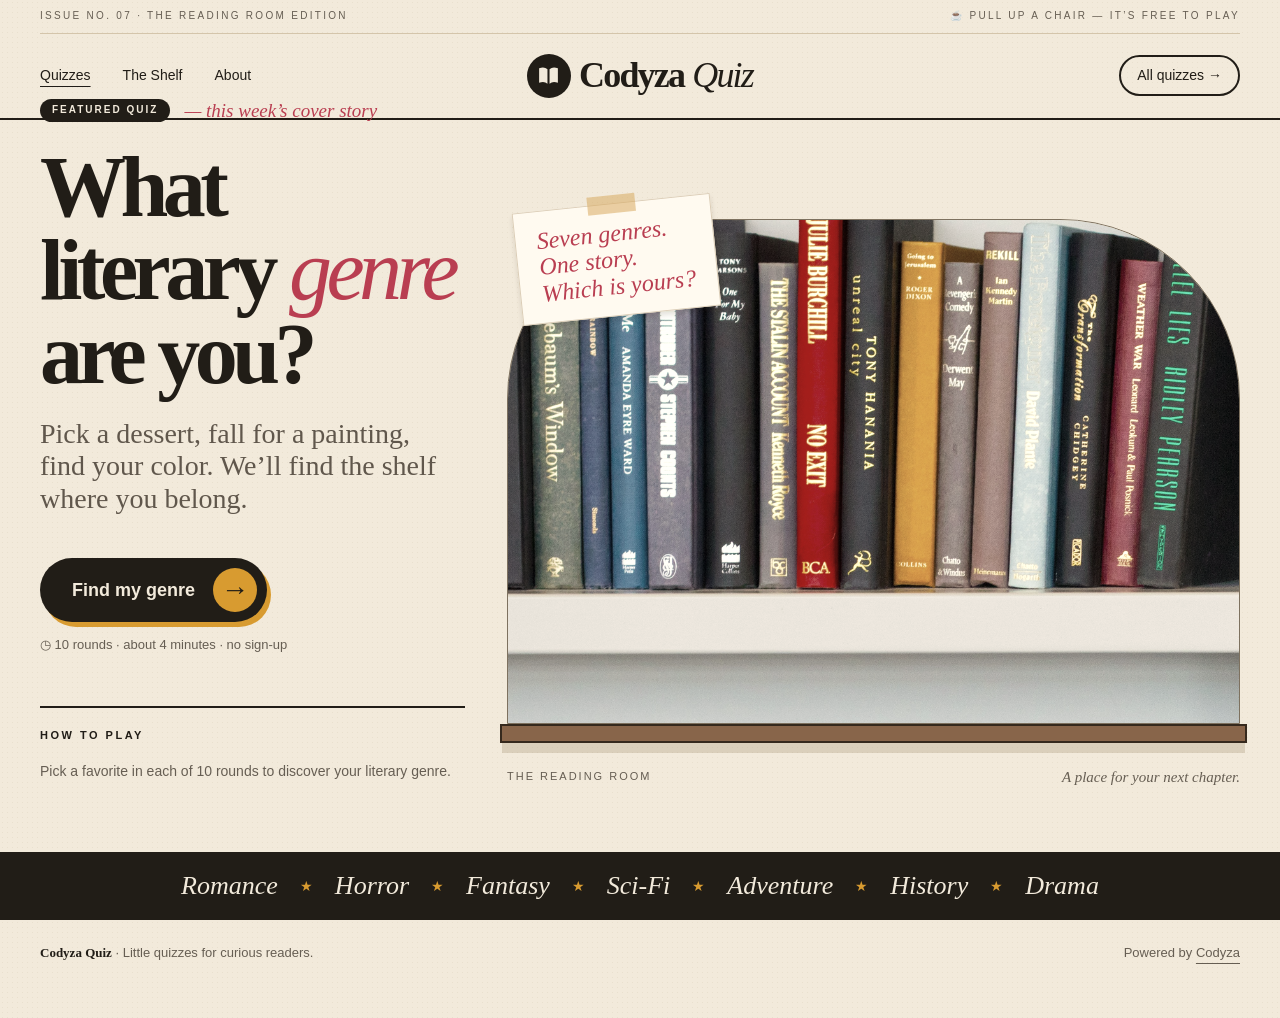
<file: index.html>
<!DOCTYPE html>
<html lang="en">

<head>
    <meta charset="UTF-8">
    <meta name="viewport" content="width=device-width, initial-scale=1">
    <meta name="description"
        content="Ten little choices. One literary home. Discover your literary genre with ten favorite things and Codyza Quiz.">
    <title>Codyza Quiz — What literary genre are you?</title>
    <link rel="stylesheet" href="style.css">
    <script src="js/questions.js" defer></script>
    <script src="js/engine.js" defer></script>
    <script src="script.js" defer></script>
</head>

<body>
    <a class="skip-link" href="#main">Skip to content</a>
    <header class="masthead">
        <div class="issue wrap"><span>ISSUE NO. 07 · THE READING ROOM EDITION</span><span>☕ PULL UP A CHAIR — IT’S FREE
                TO PLAY</span></div>
        <div class="navigation wrap">
            <nav aria-label="Main navigation"><a href="#quizzes" data-home>Quizzes</a><a href="#shelf" data-shelf>The
                    Shelf</a><a href="#how-to-play" data-about>About</a></nav>
            <a class="wordmark" href="#quizzes" data-home aria-label="Codyza Quiz home"><span class="logo"
                    aria-hidden="true"><img src="images/book-icon.svg" alt="" width="24" height="24"></span>Codyza <em>Quiz</em></a>
            <a class="outline all-quizzes" href="#quizzes" data-home>All quizzes →</a>
        </div>
    </header>
    <main id="main">
        <div id="landing">
            <section class="hero wrap" id="quizzes" aria-labelledby="page-title">
                <div class="hero-copy">
                    <div class="eyebrow"><span class="badge">FEATURED QUIZ</span><span class="handwritten">— this week’s
                            cover story</span></div>
                    <h1 id="page-title">What<br>literary <em>genre</em><br>are you?</h1>
                    <p class="subtitle">Pick a dessert, fall for a painting, find your color. We’ll find the shelf where
                        you belong.</p>
                    <button id="start-button" class="primary">Find my genre <span class="arrow"
                            aria-hidden="true">→</span></button>
                    <p class="fine-print">◷ 10 rounds · about 4 minutes · no sign-up</p>
                </div>
                <figure class="bookshelf">
                    <div class="photo-window"><img src="images/books.jpg"
                            alt="Colorful, well-loved books lined up on a reading room shelf" fetchpriority="high">
                    </div>
                    <figcaption class="staff-note">Seven genres.<br>One story.<br>Which is yours?</figcaption>
                    <div class="wooden-shelf" aria-hidden="true"></div>
                    <div class="shelf-caption"><span>THE READING ROOM</span><span>A place for your next chapter.</span>
                    </div>
                </figure>
                <section id="how-to-play" class="how-to-play" aria-labelledby="how-title">
                    <h2 id="how-title" class="small-heading">HOW TO PLAY</h2>
                    <p class="welcome-rules">Pick a favorite in each of 10 rounds to discover your literary genre.</p>
                </section>
            </section>
            <section id="shelf" class="shelf-details wrap" hidden aria-labelledby="shelf-title">
                <h2 id="shelf-title" tabindex="-1">A shelf for every kind of reader.</h2>
                <div id="genre-descriptions" class="genre-descriptions"></div>
            </section>
        </div>

    </main>
    <div class="genre-band" aria-label="The seven literary genres"><span>Romance</span><b
            aria-hidden="true">★</b><span>Horror</span><b aria-hidden="true">★</b><span>Fantasy</span><b
            aria-hidden="true">★</b><span>Sci-Fi</span><b aria-hidden="true">★</b><span>Adventure</span><b
            aria-hidden="true">★</b><span>History</span><b aria-hidden="true">★</b><span>Drama</span></div>
    <footer class="wrap">
        <p><strong>Codyza Quiz</strong> · Little quizzes for curious readers.</p>
        <p>Powered by <a href="https://www.codyza.com/">Codyza</a></p>
    </footer>
</body>

</html>
</file>
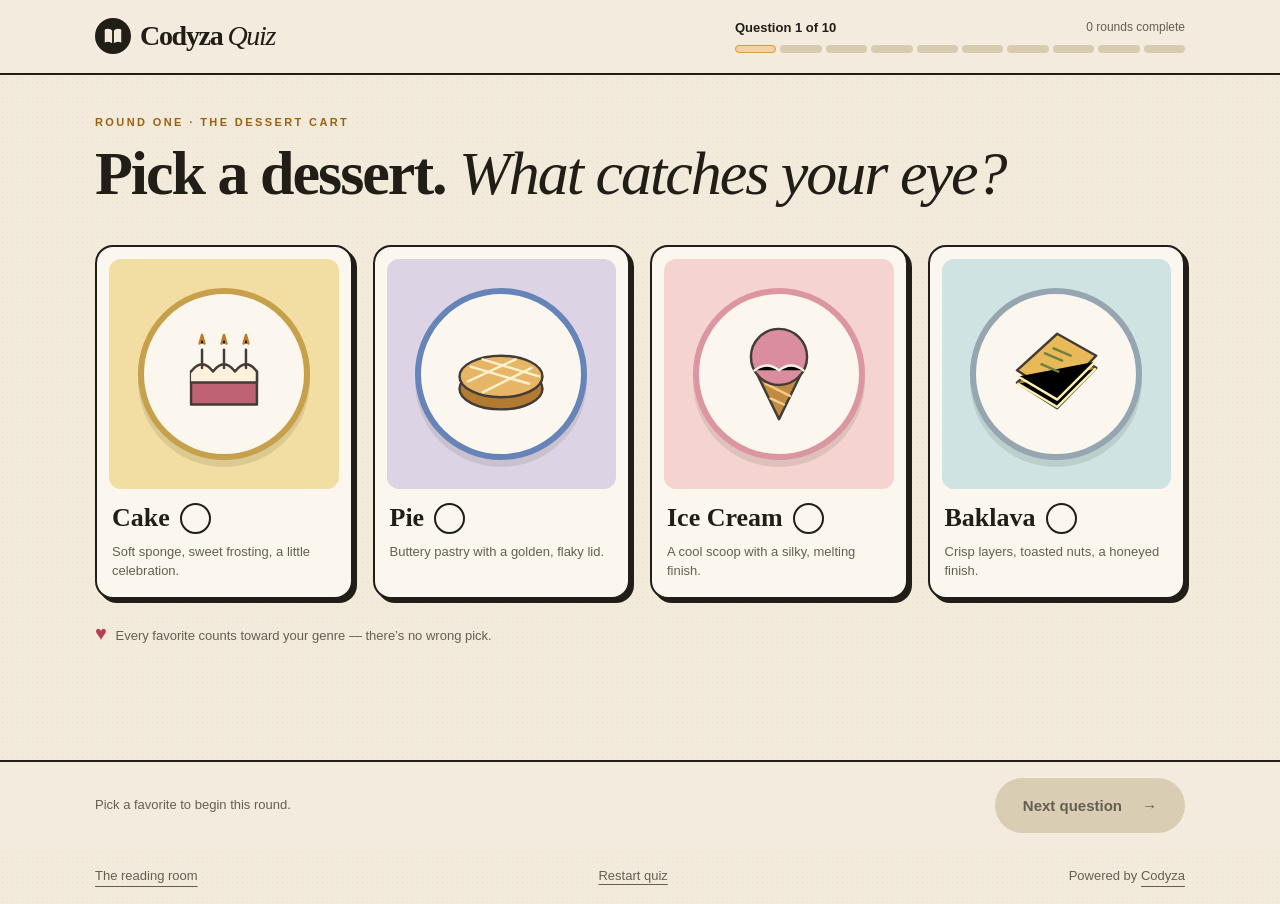
<file: quiz.html>
<!DOCTYPE html>
<html lang="en">

<head>
    <meta charset="UTF-8">
    <meta name="viewport" content="width=device-width, initial-scale=1">
    <title>Your literary story — Codyza Quiz</title>
    <link rel="stylesheet" href="style.css">
    <script src="js/questions.js" defer></script>
    <script src="js/engine.js" defer></script>
    <script src="js/quiz.js" defer></script>
</head>

<body class="play-page"><a class="skip-link" href="#round">Skip to question</a>
    <header class="play-header">
        <div class="play-wrap header-grid"><a class="wordmark" href="index.html" aria-label="Codyza Quiz home"><span
                    class="logo" aria-hidden="true"><img src="images/book-icon.svg" alt="" width="24" height="24"></span>Codyza <em>Quiz</em></a>
            <div id="progress-area"></div>
        </div>
    </header>
    <main class="play-wrap play-main" id="round"></main>
    <div class="play-actions">
        <div class="play-wrap action-inner">
            <p id="action-status" role="status" aria-live="polite" aria-atomic="true">Pick a favorite to begin this
                round.</p><button id="next-question" class="next-button" disabled>Next question <span
                    aria-hidden="true">→</span></button>
        </div>
    </div>
    <footer class="play-wrap"><a href="index.html">The reading room</a><button id="restart" class="text-button">Restart
            quiz</button>
        <p>Powered by <a href="https://www.codyza.com/">Codyza</a></p>
    </footer><noscript>
        <p class="play-wrap">Please enable JavaScript to play this quiz.</p>
    </noscript>
</body>

</html>
</file>
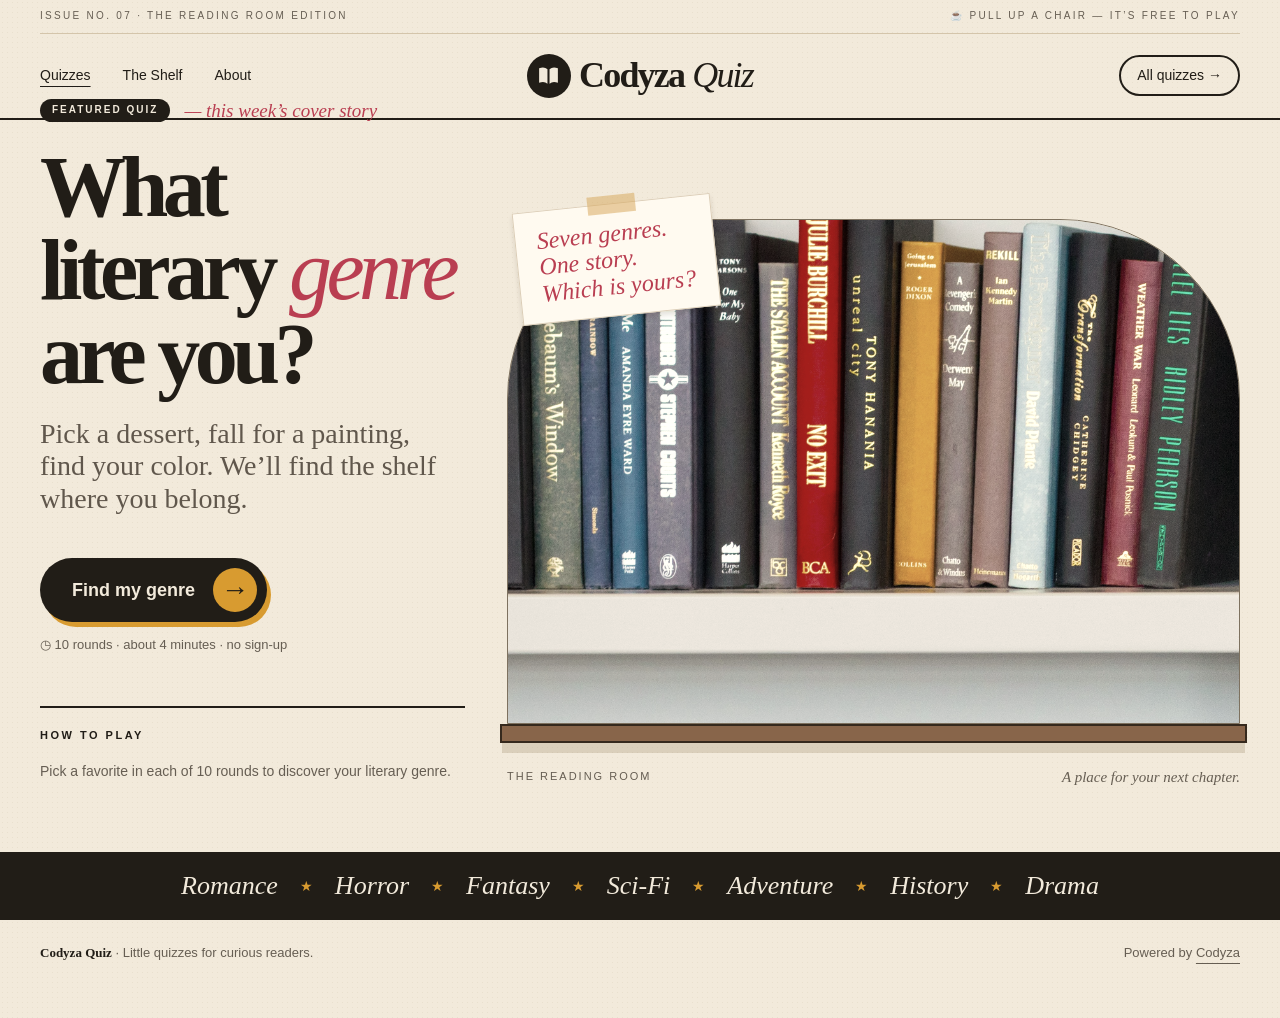
<file: results.html>
<!DOCTYPE html>
<html lang="en">

<head>
    <meta charset="UTF-8">
    <meta name="viewport" content="width=device-width, initial-scale=1">
    <title>Your personal edition — Codyza Quiz</title>
    <link rel="stylesheet" href="style.css">
    <script src="js/questions.js" defer></script>
    <script src="js/engine.js" defer></script>
    <script src="js/results.js" defer></script>
</head>

<body class="reveal-page">
    <header class="play-header">
        <div class="play-wrap result-header"><a class="wordmark" href="index.html"><span class="logo"
                    aria-hidden="true"><img src="images/book-icon.svg" alt="" width="24" height="24"></span>Codyza <em>Quiz</em></a><span class="edition-label">YOUR PERSONAL EDITION</span></div>
    </header>
    <main id="reveal" class="play-wrap"></main>
    <footer class="play-wrap"><a href="index.html">Back to the reading room</a>
        <p>Powered by <a href="https://www.codyza.com/">Codyza</a></p>
    </footer><noscript>
        <p class="play-wrap">Please enable JavaScript to view your result.</p>
    </noscript>
</body>

</html>
</file>
<file: style.css>
:root {
  --paper: #f2eadb;
  --ink: #211d17;
  --muted: #665e53;
  --red: #b93e51;
  --gold: #d89b30;
  --line: #d4c5ab;
  --serif: Georgia, "Times New Roman", serif;
}
* {
  box-sizing: border-box;
}
html {
  scroll-behavior: smooth;
}
body {
  margin: 0;
  color: var(--ink);
  background:
    radial-gradient(#b9a88a26 0.65px, transparent 0.8px) 0 0/5px 5px,
    var(--paper);
  font-family: Arial, Helvetica, sans-serif;
  font-size: 16px;
  line-height: 1.45;
}
button {
  font: inherit;
  cursor: pointer;
}
a {
  color: inherit;
  text-underline-offset: 6px;
}
button:focus-visible,
a:focus-visible {
  outline: 3px solid var(--red);
  outline-offset: 5px;
}
button:disabled {
  cursor: default;
}
button,
a {
  touch-action: manipulation;
}
[hidden] {
  display: none !important;
}
.wrap {
  width: min(1200px, calc(100% - 64px));
  margin-inline: auto;
}
.skip-link {
  position: absolute;
  top: -100px;
  z-index: 10;
  padding: 12px;
  background: var(--paper);
}
.skip-link:focus {
  top: 0;
}
.masthead {
  border-bottom: 2px solid var(--ink);
}
.issue {
  display: flex;
  justify-content: space-between;
  padding: 9px 0;
  border-bottom: 1px solid var(--line);
  font-size: 10px;
  letter-spacing: 2.3px;
  color: var(--muted);
}
.navigation {
  height: 84px;
  display: grid;
  grid-template-columns: 1fr auto 1fr;
  align-items: center;
  gap: 20px;
}
nav {
  display: flex;
  gap: 32px;
  font-size: 14px;
}
nav a {
  text-decoration: none;
}
nav a:first-child {
  text-decoration: underline;
}
.wordmark {
  font-family: var(--serif);
  font-size: 36px;
  font-weight: bold;
  letter-spacing: -1.8px;
  text-decoration: none;
  display: flex;
  align-items: center;
  gap: 8px;
  white-space: nowrap;
}
.wordmark em {
  font-weight: normal;
}
.logo {
  width: 44px;
  height: 44px;
  border-radius: 50%;
  background: var(--ink);
  color: var(--paper);
  display: grid;
  place-items: center;
}
.logo img {
  width: 25px;
  height: 25px;
}
.outline {
  border: 2px solid var(--ink);
  border-radius: 30px;
  padding: 8px 16px;
  background: transparent;
  text-decoration: none;
  font-size: 14px;
}
.all-quizzes {
  justify-self: end;
}
.hero {
  display: grid;
  grid-template-columns: 425px minmax(0, 1fr);
  grid-template-rows: auto auto;
  column-gap: 42px;
  padding-bottom: 32px;
  position: relative;
}
.hero-copy {
  padding-top: 25px;
}
.eyebrow {
  display: flex;
  align-items: center;
  gap: 14px;
  white-space: nowrap;
  position: relative;
  margin-top: -48px;
  margin-bottom: 22px;
}
.badge {
  background: var(--ink);
  color: var(--paper);
  border-radius: 20px;
  padding: 4px 12px;
  font-size: 10px;
  font-weight: bold;
  letter-spacing: 2px;
}
.handwritten,
.staff-note {
  font-family: "Segoe Print", "Bradley Hand", "Comic Sans MS", cursive;
  font-style: italic;
}
.handwritten {
  color: var(--red);
  font-size: 19px;
}
h1 {
  font-family: var(--serif);
  font-size: 86px;
  line-height: 0.97;
  letter-spacing: -5.5px;
  margin: 0 0 22px;
  font-weight: bold;
}
h1 em {
  color: var(--red);
  font-weight: normal;
}
.subtitle {
  font: 28px/1.15 var(--serif);
  color: #60574c;
  margin: 0 0 43px;
  max-width: 420px;
}
.primary {
  display: inline-flex;
  align-items: center;
  justify-content: space-between;
  gap: 18px;
  background: var(--ink);
  color: var(--paper);
  border: 0;
  border-radius: 50px;
  padding: 10px 10px 10px 32px;
  min-height: 64px;
  font-weight: bold;
  box-shadow: 4px 5px 0 var(--gold);
  font-size: 18px;
}
.primary:hover {
  background: #393126;
}
.arrow {
  display: grid;
  place-items: center;
  width: 44px;
  height: 44px;
  border-radius: 50%;
  background: var(--gold);
  color: var(--ink);
  font-size: 28px;
  font-weight: normal;
}
.fine-print {
  font-size: 13px;
  color: var(--muted);
  margin: 14px 0 32px;
}
.bookshelf {
  grid-column: 2;
  grid-row: 1 / 3;
  margin: 65px 0 0;
  align-self: center;
  min-width: 0;
  position: relative;
}
.photo-window {
  height: 505px;
  overflow: hidden;
  border: 1px solid #7d715f;
  border-radius: 180px 180px 0 0;
  background: #dbcbb1;
}
.photo-window img {
  display: block;
  width: 230%;
  max-width: none;
  height: 100%;
  object-fit: cover;
  object-position: left top;
  filter: saturate(0.62) sepia(0.16);
}
.staff-note {
  position: absolute;
  top: -16px;
  left: 10px;
  transform: rotate(-6deg);
  background: #fffaf0;
  border: 1px solid #dbcdb7;
  box-shadow: 0 4px 5px #30221320;
  padding: 16px 21px;
  font-size: 24px;
  line-height: 1.1;
  color: var(--red);
}
.staff-note:before {
  content: "";
  position: absolute;
  top: -9px;
  left: 38%;
  width: 48px;
  height: 18px;
  background: #d7aa5f88;
}
.wooden-shelf {
  height: 19px;
  background: #88654a;
  border: 2px solid #35291d;
  box-shadow: 0 12px 0 -2px #907c5e40;
  margin-inline: -7px;
}
.shelf-caption {
  display: flex;
  justify-content: space-between;
  gap: 10px;
  font-size: 11px;
  color: var(--muted);
  margin-top: 26px;
}
.shelf-caption span:first-child {
  letter-spacing: 2px;
}
.shelf-caption span:last-child {
  font: italic 15px var(--serif);
}
.how-to-play {
  border-top: 2px solid var(--ink);
  padding-top: 20px;
}
.small-heading {
  font-size: 11px;
  letter-spacing: 2.5px;
  margin: 0 0 17px;
}
.genre-band {
  display: flex;
  justify-content: center;
  align-items: center;
  gap: 25px;
  background: var(--ink);
  color: var(--paper);
  padding: 16px 24px;
  font: italic 26px/1.4 var(--serif);
}
.genre-band b {
  color: var(--gold);
  font: 14px Arial;
}
footer {
  display: flex;
  justify-content: space-between;
  gap: 20px;
  padding-block: 24px 55px;
  color: var(--muted);
  font-size: 13px;
}
footer p {
  margin: 0;
}
footer strong {
  font-family: var(--serif);
  color: var(--ink);
}
.shelf-details {
  padding-block: 30px 50px;
}
.shelf-details h2 {
  font: 38px var(--serif);
}
.genre-descriptions {
  display: grid;
  grid-template-columns: repeat(4, 1fr);
  gap: 24px;
}
.genre-descriptions article {
  border-top: 4px solid var(--genre-color);
  padding: 12px 0;
}
.genre-descriptions h3 {
  font: italic 26px var(--serif);
  margin: 0;
}
.genre-descriptions p {
  color: var(--muted);
}
.primary:disabled {
  opacity: 0.4;
  box-shadow: none;
}
.text-button {
  border: 0;
  background: transparent;
  text-decoration: underline;
  text-underline-offset: 4px;
  color: var(--muted);
  padding: 10px 0;
}
@media (min-width: 1250px) {
  .hero {
    min-height: 732px;
  }
  .how-to-play {
    align-self: start;
  }
}
@media (max-width: 1100px) {
  .hero {
    grid-template-columns: 40% minmax(0, 1fr);
    gap: 28px;
  }
  h1 {
    font-size: 68px;
    letter-spacing: -4px;
  }
  .subtitle {
    font-size: 25px;
  }
  .handwritten {
    font-size: 15px;
  }
  .eyebrow {
    gap: 8px;
  }
  .wordmark {
    font-size: 30px;
  }
  nav {
    gap: 20px;
  }
  .photo-window {
    height: 440px;
  }
  .genre-band {
    font-size: 23px;
  }
}
@media (max-width: 800px) {
  .wrap {
    width: calc(100% - 40px);
  }
  .issue {
    font-size: 8px;
    letter-spacing: 1.3px;
  }
  .navigation {
    height: 100px;
    grid-template-columns: 1fr auto;
    gap: 10px;
  }
  .wordmark {
    grid-column: 1 / 3;
    grid-row: 1;
    justify-self: center;
    font-size: 30px;
  }
  .logo {
    width: 34px;
    height: 34px;
  }
  nav {
    grid-row: 2;
    padding-bottom: 14px;
  }
  .all-quizzes {
    grid-row: 2;
    font-size: 12px;
    padding: 5px 12px;
    margin-bottom: 14px;
  }
  .hero {
    grid-template-columns: 1fr 1fr;
    gap: 24px;
    padding-top: 25px;
  }
  .eyebrow {
    margin: 0 0 20px;
    flex-wrap: wrap;
    white-space: normal;
  }
  .hero-copy {
    padding: 0;
  }
  h1 {
    font-size: 62px;
    letter-spacing: -3.5px;
  }
  .subtitle {
    font-size: 23px;
    margin-bottom: 26px;
  }
  .bookshelf {
    margin: 25px 0 0;
    align-self: center;
    grid-row: 1;
  }
  .photo-window {
    height: 380px;
  }
  .staff-note {
    font-size: 19px;
    left: 0;
    padding: 14px;
  }
  .shelf-caption {
    display: block;
  }
  .shelf-caption span {
    display: block;
  }
  .how-to-play {
    grid-column: 1 / 3;
  }
  .genre-band {
    gap: 15px;
    font-size: 21px;
  }
  .genre-descriptions {
    grid-template-columns: 1fr 1fr;
  }
}
@media (max-width: 520px) {
  .issue {
    justify-content: center;
    padding: 10px 0;
    font-size: 8px;
  }
  .issue span:last-child {
    display: none;
  }
  .navigation {
    height: 110px;
  }
  nav {
    gap: 23px;
    font-size: 13px;
  }
  .hero {
    display: flex;
    flex-direction: column;
    gap: 8px;
    padding-top: 25px;
    padding-bottom: 30px;
  }
  .hero-copy {
    order: 0;
  }
  .eyebrow {
    gap: 10px;
    margin-bottom: 22px;
  }
  .badge {
    font-size: 9px;
  }
  .handwritten {
    font-size: 14px;
  }
  h1 {
    font-size: clamp(53px, 15.8vw, 78px);
    letter-spacing: -3.6px;
    line-height: 1;
  }
  h1 br:first-of-type {
    display: none;
  }
  .subtitle {
    font-size: 24px;
    line-height: 1.25;
    margin-top: 20px;
    margin-bottom: 27px;
  }
  .primary {
    min-height: 60px;
    font-size: 16px;
  }
  .fine-print {
    font-size: 12px;
    margin-bottom: 5px;
  }
  .bookshelf {
    order: 1;
    width: 100%;
    margin: 32px 0 22px;
  }
  .photo-window {
    height: 300px;
    border-radius: 100px 100px 0 0;
  }
  .photo-window img {
    width: 230%;
  }
  .shelf-caption {
    display: flex;
  }
  .shelf-caption span:first-child {
    font-size: 9px;
  }
  .shelf-caption span:last-child {
    font-size: 13px;
  }
  .how-to-play {
    order: 2;
    padding-top: 18px;
  }
  .genre-band {
    flex-wrap: wrap;
    gap: 8px 12px;
    font-size: 19px;
    padding: 17px 18px;
  }
  .genre-band b {
    font-size: 9px;
  }
  footer {
    display: block;
    padding-block: 24px 35px;
    font-size: 12px;
  }
  footer p + p {
    margin-top: 12px;
  }
  .genre-descriptions {
    grid-template-columns: 1fr;
  }
}
@media (prefers-reduced-motion: reduce) {
  html {
    scroll-behavior: auto;
  }
  * {
    transition: none !important;
  }
}
/* Shared landing additions; bookshelf and original hero remain intact. */
.genre-band {
  flex-wrap: wrap;
  gap: 14px 22px;
}
.welcome-rules {
  font-size: 14px;
  color: var(--muted);
  margin: 0 0 18px;
}
/* The reusable quiz and reveal use isolated selectors. */
.play-page,
.reveal-page {
  min-height: 100vh;
  display: flex;
  flex-direction: column;
}
.play-wrap {
  width: min(1090px, calc(100% - 48px));
  margin-inline: auto;
}
.play-header {
  border-bottom: 2px solid var(--ink);
  background: #f3ebde;
  padding: 16px 0;
}
.header-grid {
  display: grid;
  grid-template-columns: auto minmax(280px, 450px);
  justify-content: space-between;
  gap: 72px;
  align-items: center;
}
.play-header .wordmark {
  font-size: 28px;
  letter-spacing: -1.3px;
  gap: 5px;
}
.play-header .logo {
  width: 36px;
  height: 36px;
  margin-right: 4px;
}
.play-header .logo img {
  width: 22px;
  height: 22px;
}
.progress-label {
  display: flex;
  justify-content: space-between;
  gap: 12px;
  font-size: 13px;
  margin-bottom: 7px;
}
.progress-label span {
  font-size: 12px;
  color: var(--muted);
}
.segments {
  display: grid;
  grid-template-columns: repeat(10, 1fr);
  gap: 4px;
}
.segments span {
  height: 8px;
  background: #d8cbb0;
  border: 1px solid transparent;
  border-radius: 5px;
}
.segments .done {
  background: var(--ink);
}
.segments .current {
  border-color: var(--gold);
  background: #f0d3a1;
}
.segments .current.done {
  background: var(--ink);
  outline: 1px solid var(--gold);
  outline-offset: 2px;
}
.play-main {
  padding-top: 40px;
  padding-bottom: 36px;
  flex: 1;
}
.play-page .round-label,
.reveal-page .round-label {
  font-size: 11px;
  font-weight: bold;
  letter-spacing: 2.4px;
  color: #99620e;
  margin: 0 0 10px;
}
.play-page .round-title,
.reveal-page .round-title {
  font: bold 62px/1.04 var(--serif);
  letter-spacing: -2px;
  max-width: 1000px;
  margin: 0 0 40px;
}
.play-page .round-title em,
.reveal-page .round-title em {
  font-weight: normal;
  color: var(--ink);
}
.favorite-grid {
  display: grid;
  grid-template-columns: repeat(4, minmax(0, 1fr));
  gap: 20px;
}
.favorite-card {
  min-width: 0;
  display: flex;
  flex-direction: column;
  text-align: left;
  border: 2px solid var(--ink);
  border-radius: 18px;
  box-shadow: 4px 4px 0 var(--ink);
  background: #fbf7ef;
  padding: 12px;
  color: var(--ink);
  transition:
    transform 0.15s,
    box-shadow 0.15s;
}
.favorite-card:hover {
  transform: translateY(-4px);
  box-shadow: 4px 8px 0 var(--ink);
}
.favorite-card:active {
  transform: translate(2px, 2px);
  box-shadow: 2px 2px 0 var(--ink);
}
.illustration-panel {
  display: grid;
  place-items: center;
  width: 100%;
  aspect-ratio: 1;
  border-radius: 12px;
  background: var(--panel);
}
.tint-0 {
  --panel: #f2dda3;
  --rim: #c7a04b;
}
.tint-1 {
  --panel: #dcd3e5;
  --rim: #6784b8;
}
.tint-2 {
  --panel: #f5d3d1;
  --rim: #dc96a2;
}
.tint-3 {
  --panel: #cee3e2;
  --rim: #96a6b0;
}
.medallion {
  display: grid;
  place-items: center;
  width: 75%;
  aspect-ratio: 1;
  background: #fbf7ef;
  border: 6px solid var(--rim);
  border-radius: 50%;
  box-shadow: 0 7px 0 #2c25121b;
}
.medallion img {
  width: 76%;
  height: 76%;
}
.card-title {
  font: bold 26px/1.18 var(--serif);
  display: flex;
  justify-content: space-between;
  align-items: flex-start;
  gap: 10px;
  margin: 14px 3px 8px;
}
.selection-dot {
  width: 31px;
  height: 31px;
  flex: 0 0 31px;
  border: 2px solid var(--ink);
  border-radius: 50%;
}
.favorite-card:hover .selection-dot {
  background: #e9d5ad;
  box-shadow: inset 0 0 0 6px #fbf7ef;
}
.card-description {
  font-size: 13px;
  line-height: 1.5;
  color: var(--muted);
  margin: 0 3px 4px;
}
.favorite-note {
  font-size: 13px;
  color: var(--muted);
  margin: 20px 0 0;
}
.favorite-note > span {
  color: var(--red);
  font-size: 20px;
  margin-right: 5px;
}
.play-actions {
  border-top: 2px solid var(--ink);
  background: #f3ebde;
  padding: 16px 0;
  margin-top: auto;
}
.action-inner {
  display: flex;
  align-items: center;
  justify-content: space-between;
  gap: 24px;
}
.action-inner p {
  color: var(--muted);
  font-size: 13px;
  margin: 0;
}
.next-button {
  display: inline-flex;
  justify-content: center;
  align-items: center;
  gap: 20px;
  border: 0;
  border-radius: 40px;
  background: var(--ink);
  color: var(--paper);
  font-weight: bold;
  padding: 17px 28px;
  font-size: 15px;
  white-space: nowrap;
}
.next-button:disabled {
  background: #d9cdb4;
  color: #655e52;
}
.next-button:not(:disabled):hover {
  background: #4c3e2c;
}
.play-page footer,
.reveal-page footer {
  padding-block: 18px;
  align-items: center;
  flex-wrap: wrap;
}
.play-page footer .text-button {
  padding: 0;
  font-size: 13px;
}
.result-header {
  display: flex;
  align-items: center;
  justify-content: space-between;
  gap: 20px;
}
.edition-label {
  font-size: 11px;
  letter-spacing: 2px;
}
.reveal-page #reveal {
  flex: 1;
  padding-block: 55px;
}
.reveal-layout {
  display: grid;
  grid-template-columns: 440px 1fr;
  gap: 75px;
  align-items: center;
}
.personal-cover {
  position: relative;
  min-height: 590px;
  background: var(--cover-color);
  color: #fff1d5;
  border: 8px double #d2b577;
  border-radius: 3px 12px 12px 3px;
  box-shadow: 10px 10px 0 #b4a38a;
  padding: 35px 25px;
  text-align: center;
  overflow: hidden;
}
.personal-cover:before {
  content: "";
  position: absolute;
  inset: 0 auto 0 8px;
  width: 5px;
  background: #0002;
}
.personal-cover h1 {
  font: bold italic 60px/1.05 var(--serif);
  letter-spacing: -2px;
  margin: 10px 0 25px;
}
.cover-intro {
  font: italic 19px var(--serif);
  margin-top: 40px;
}
.cover-ornament {
  font-size: 100px;
  line-height: 1.3;
}
.cover-subtitle {
  font: italic 27px var(--serif);
}
.cover-rule {
  width: 80px;
  height: 1px;
  background: #d2b577;
  margin: 35px auto;
}
.cover-bottom {
  font-size: 10px;
  letter-spacing: 2px;
}
.cover-horror {
  border-style: solid;
  background: radial-gradient(
    ellipse at 50% 65%,
    #6c526b,
    var(--cover-color) 65%
  );
}
.cover-fantasy {
  background: radial-gradient(
    ellipse at bottom,
    #78936b,
    var(--cover-color) 70%
  );
}
.cover-scifi {
  background:
    repeating-radial-gradient(
      circle at 50% 55%,
      transparent 0 30px,
      #ffffff0a 31px 32px
    ),
    var(--cover-color);
}
.cover-adventure {
  background:
    linear-gradient(145deg, transparent 60%, #0001 60% 65%, transparent 65%),
    var(--cover-color);
}
.cover-history {
  border-width: 12px;
  background:
    repeating-linear-gradient(0deg, #ffffff06 0 1px, transparent 1px 5px),
    var(--cover-color);
}
.cover-drama {
  background:
    linear-gradient(90deg, #ffffff0a 50%, transparent 50%), var(--cover-color);
}
.cover-romance .cover-ornament {
  border: 1px solid #d2b577;
  border-radius: 50%;
  width: 150px;
  margin: auto;
}
.reveal-copy h2 {
  font: bold 45px/1.1 var(--serif);
  letter-spacing: -1px;
  margin: 15px 0 25px;
}
.reveal-copy h2 em {
  font-weight: normal;
}
.reveal-copy > p {
  font-size: 16px;
  line-height: 1.7;
  color: var(--muted);
}
.reveal-copy .genre-blurb {
  font: 23px/1.5 var(--serif);
}
.reveal-copy h3 {
  font: bold 25px var(--serif);
  margin-top: 30px;
}
.winning-picks {
  display: flex;
  flex-wrap: wrap;
  gap: 10px;
}
.winning-picks span {
  border: 1px solid #cbb998;
  border-radius: 24px;
  padding: 8px 16px;
  background: #faf4e8;
}
@media (min-width: 1100px) {
  .play-main {
    min-height: calc(100vh - 215px);
  }
}
@media (max-width: 1100px) {
  .header-grid {
    grid-template-columns: auto minmax(280px, 450px);
    gap: 24px;
  }
  .play-page .round-title {
    font-size: 54px;
  }
  .favorite-grid {
    gap: 16px;
  }
  .card-title {
    font-size: 23px;
  }
  .reveal-layout {
    grid-template-columns: minmax(0, 1fr) minmax(0, 1fr);
    gap: 40px;
  }
}
@media (max-width: 900px) {
  .favorite-grid {
    grid-template-columns: repeat(2, minmax(0, 1fr));
  }
  .header-grid {
    grid-template-columns: 1fr;
    gap: 20px;
  }
  .header-grid #progress-area {
    grid-row: 2;
    grid-column: 1/-1;
  }
  .play-header .wordmark {
    justify-self: start;
    grid-column: auto;
    grid-row: auto;
  }
  .play-page .round-title {
    font-size: 49px;
  }
  .illustration-panel {
    max-height: 240px;
  }
  .medallion {
    width: 65%;
    max-width: 180px;
  }
  .reveal-layout {
    gap: 30px;
  }
  .personal-cover {
    min-height: 550px;
  }
  .personal-cover h1 {
    font-size: 45px;
  }
  .reveal-copy h2 {
    font-size: 35px;
  }
}
@media (max-width: 520px) {
  .play-wrap {
    width: calc(100% - 36px);
  }
  .play-header {
    padding: 14px 0;
  }
  .play-header .wordmark {
    font-size: 24px;
  }
  .play-header .logo {
    width: 30px;
    height: 30px;
  }
  .header-grid {
    gap: 18px 10px;
  }
  .play-main {
    padding-top: 26px;
  }
  .play-page .round-label,
  .reveal-page .round-label {
    font-size: 10px;
    letter-spacing: 1.7px;
  }
  .play-page .round-title,
  .reveal-page .round-title {
    font-size: 39px;
    letter-spacing: -1.3px;
    margin-bottom: 28px;
    line-height: 1.08;
  }
  .favorite-grid {
    grid-template-columns: 1fr;
    gap: 20px;
  }
  .illustration-panel {
    max-height: none;
    aspect-ratio: 1.35;
  }
  .medallion {
    width: 57%;
    max-width: 190px;
  }
  .card-title {
    font-size: 26px;
  }
  .card-description {
    font-size: 14px;
  }
  .favorite-note {
    font-size: 13px;
    line-height: 1.6;
  }
  .action-inner {
    flex-wrap: wrap;
    gap: 15px;
  }
  .action-inner p {
    flex: 1 1 100%;
  }
  .next-button {
    padding: 14px 24px;
  }
  .action-inner .next-button {
    margin-left: auto;
  }
  .reveal-layout {
    grid-template-columns: 1fr;
    gap: 35px;
  }
  .personal-cover {
    max-width: 360px;
    width: 100%;
    margin: auto;
    min-height: 530px;
  }
  .reveal-page #reveal {
    padding-block: 30px;
  }
  .result-header > .edition-label {
    display: none;
  }
  .reveal-copy h2 {
    font-size: 38px;
  }
  .reveal-copy .genre-blurb {
    font-size: 22px;
  }
  .play-page footer,
  .reveal-page footer {
    font-size: 12px;
    gap: 15px;
  }
}

/* Preferences remain selected until the player commits them with Next. */
.favorite-card.is-selected {
  border-color: var(--ink);
  background: #f4e6ca;
  box-shadow: 4px 4px 0 var(--gold);
}
.favorite-card.is-selected .selection-dot {
  display: grid;
  place-items: center;
  background: var(--ink);
  color: var(--paper);
  box-shadow: none;
  font: bold 20px Arial, sans-serif;
}
.reveal-copy > .next-button { margin-top: 20px; }
@media (max-width: 900px) {
  .header-grid #progress-area { grid-column: 1; }
}
</file>
